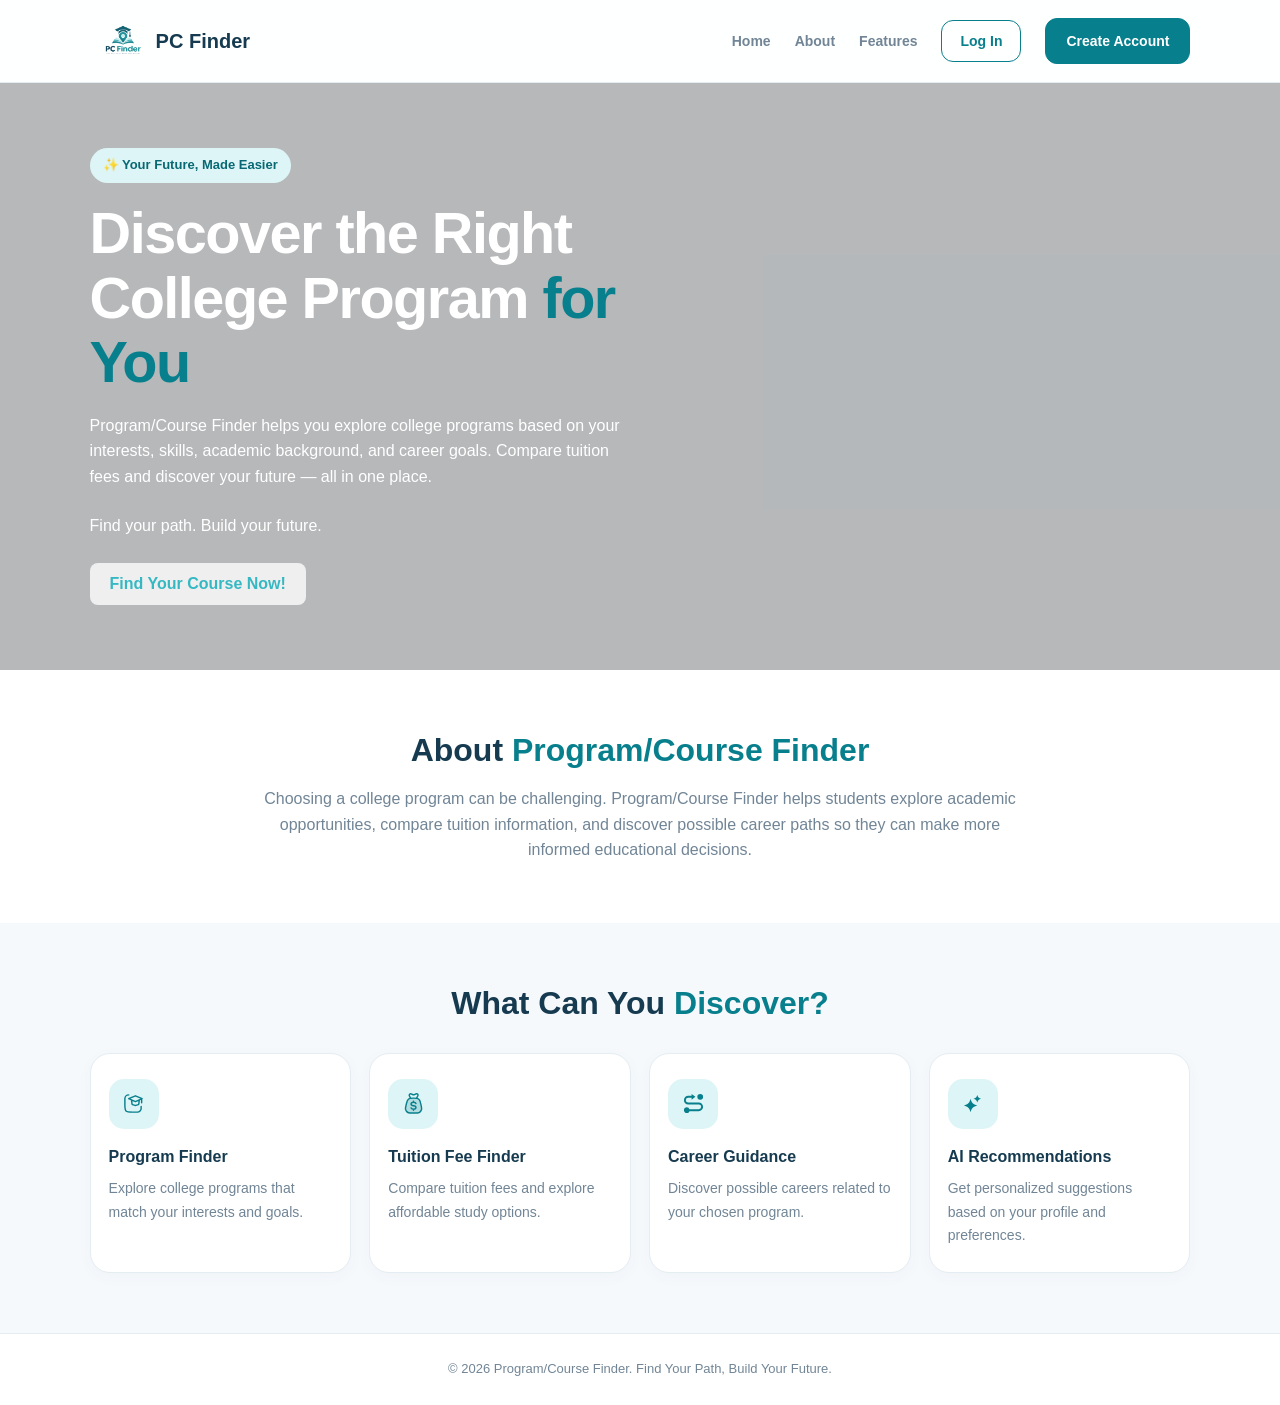
<file: index.html>
<!DOCTYPE html>
<html lang="en">
<head>
    <meta charset="UTF-8">
    <meta name="viewport" content="width=device-width, initial-scale=1.0">
    <title>Program/Course Finder</title>
    <link rel="stylesheet" href="assets/index.css">
</head>

<body>

    <header class="navbar">
        <a href="index.html" class="logo">
            <div class="illustration-logo.png"></div>
            </div><img src="assets/logo.png" alt="logo"  class="navbar-logo-img" 
            > 
            <span class="logo-text">PC Finder </span>
            </a>

        <nav class="nav-links">
            <a href="#home">Home</a>
            <a href="#about">About</a>
            <a href="#features">Features</a>
            <a href="login.php" class="login-btn">Log In</a>
            <a href="register.php" class="register-btn">
                Create Account
            </a>
        </nav>
        
        
<nav class="nav-mobile">
    <a href="#home" class="active">
        <span>⌂</span>
        <small>Home</small>
    </a>

    <a href="#about">
        <span>ⓘ</span>
        <small>About</small>
    </a>

    <a href="#features">
        <span>✧</span>
        <small>Features</small>
    </a>

    <a href="login.php">
        <span>↪</span>
        <small>Log In</small>
    </a>

    <a href="register.php">
        <span>＋</span>
        <small>Register</small>
    </a>
</nav>

    </header>

    <main>
        <section class="hero" id="home">
            <div class="hero-blender"></div>
            <div class="hero-content">
                <span class="tagline">
                    ✨ Your Future, Made Easier
                </span>

                <h1>
                    Discover the Right College Program
                    <span class="gradient-text">for You</span>
                </h1>

                <p>
                    Program/Course Finder helps you explore college programs
                    based on your interests, skills, academic background,
                    and career goals. Compare tuition fees and discover
                    your future — all in one place.
                </p>



                <p class="small-text">
                    Find your path. Build your future.
                </p>
                <button class="cta-btn" onclick="window.location.href='register.php'">
                    Find Your Course Now!
                </button>
            </div>

    

        </section>

        <section class="about" id="about">
            <h2>About <span class="gradient-text">Program/Course Finder </span></h2>

            <p>
                Choosing a college program can be challenging.
                Program/Course Finder helps students explore academic
                opportunities, compare tuition information, and
                discover possible career paths so they can make
                more informed educational decisions.
            </p>
        </section>

        <section class="features" id="features">
            <h2>What Can You <span class="gradient-text">Discover?</span></h2>

            <div class="feature-grid">

                <article class="feature-card">
                    <div class="feature-icon blue-icon">
                        <svg xmlns="http://www.w3.org/2000/svg" width="1em" height="1em" viewBox="0 0 24 24">
                            <path d="M0 0h24v24H0z" fill="none" />
                            <g fill="none" stroke="currentColor" stroke-linecap="round" stroke-linejoin="round" stroke-width="1.5">
                                <path d="M20 15c0 1.864 0 2.796-.304 3.53a4 4 0 0 1-2.165 2.165C16.796 21 15.864 21 14 21h-3c-3.772 0-5.658 0-6.83-1.172C3 18.657 3 16.771 3 13V7a4 4 0 0 1 4-4" />
                                <path d="m10 8.5l.434 3.969a.94.94 0 0 0 .552.753c.686.295 1.971.778 3.014.778s2.328-.483 3.014-.778a.94.94 0 0 0 .553-.753L18 8.5m2.5-1v3.77M14 4L7 7l7 3l7-3z" />
                            </g>
                        </svg>

                    </div>
                    <h3>Program Finder</h3>
                    <p>
                        Explore college programs that match
                        your interests and goals.
                    </p>
                </article>

                <article class="feature-card">
                    <div class="feature-icon pink-icon">
                        <svg xmlns="http://www.w3.org/2000/svg" width="1em" height="1em" viewBox="0 0 24 24">
                            <path d="M0 0h24v24H0z" fill="none" />
                            <g fill="none">
                                <path fill="currentColor" d="M11.97 22c3.05 0 4.57 0 5.64-.55A5 5 0 0 0 20.24 18c.24-1.17-.17-2.64-.98-5.58l-.18-.64c-.46-1.67-.69-2.5-1.12-3.16a5 5 0 0 0-2.65-2.02c-.75-.24-1.61-.24-3.34-.24c-1.75 0-2.63 0-3.38.24a5 5 0 0 0-2.67 2.06c-.42.66-.65 1.5-1.1 3.2l-.16.65c-.77 2.91-1.16 4.37-.9 5.54a5 5 0 0 0 2.62 3.41c1.07.54 2.58.54 5.59.54" opacity=".2" />
                                <path stroke="currentColor" stroke-linecap="round" stroke-linejoin="round" stroke-width="1.5" d="M12.08 22c3.14 0 4.71 0 5.82-.6a5 5 0 0 0 2.48-3.14c.31-1.22-.06-2.75-.8-5.8l-.06-.25c-.47-1.93-.7-2.9-1.2-3.64a5 5 0 0 0-2.42-1.9c-.84-.31-1.83-.31-3.82-.31c-1.95 0-2.92 0-3.75.3a5 5 0 0 0-2.4 1.85c-.5.72-.75 1.67-1.25 3.55l-.07.25c-.81 3.1-1.22 4.64-.92 5.88a5 5 0 0 0 2.47 3.2c1.12.61 2.72.61 5.92.61" />
                                <path stroke="currentColor" stroke-linecap="round" stroke-linejoin="round" stroke-width="1.5" d="m15.33 6.36l.54-1.1c.55-1.08.82-1.63.83-1.94a1.5 1.5 0 0 0-1.55-1.57c-.32.01-.88.29-2 .84l-.5.23a2 2 0 0 1-1.3 0l-.48-.23c-.92-.46-1.39-.7-1.65-.72a1.5 1.5 0 0 0-1.66 1.69c.04.26.28.72.76 1.63l.61 1.17m5.63 5.58c-.22-.7-1.28-1.24-2.52-1.24c-1.25 0-2.6.47-2.6 1.88c0 3.04 5.12.7 5.12 3.53c0 1.3-1.25 1.8-2.52 1.8s-2.2-.55-2.6-1.27M11.98 19v-.97m0-7.49V9.6" />
                            </g>
                        </svg>

                    </div>
                    <h3>Tuition Fee Finder</h3>
                    <p>
                        Compare tuition fees and explore
                        affordable study options.
                    </p>
                </article>

                <article class="feature-card">
                    <div class="feature-icon purple-icon">
                        <svg xmlns="http://www.w3.org/2000/svg" width="1em" height="1em" viewBox="0 0 24 24">
                            <path d="M0 0h24v24H0z" fill="none" />
                            <path fill="currentColor" d="M17.5 11h-11a2.5 2.5 0 0 1 0-5H10v2l4-3l-4-3v2H6.5C4.02 4 2 6.02 2 8.5S4.02 13 6.5 13h11a2.5 2.5 0 0 1 0 5H7.82A2.99 2.99 0 0 0 5 16c-1.65 0-3 1.35-3 3s1.35 3 3 3c1.3 0 2.4-.84 2.82-2h9.68c2.48 0 4.5-2.02 4.5-4.5S19.98 11 17.5 11M19 2a3 3 0 1 0 0 6a3 3 0 1 0 0-6" />
                        </svg>

                    </div>
                    <h3>Career Guidance</h3>
                    <p>
                        Discover possible careers related
                        to your chosen program.
                    </p>
                </article>

                <article class="feature-card">
                    <div class="feature-icon blue-icon">
                        <svg xmlns="http://www.w3.org/2000/svg" width="1em" height="1em" viewBox="0 0 48 48">
                            <path d="M0 0h48v48H0z" fill="none" />
                            <path fill="currentColor" d="M34 6c-1.368 4.944-3.13 6.633-8 8c4.87 1.367 6.632 3.056 8 8c1.368-4.944 3.13-6.633 8-8c-4.87-1.367-6.632-3.056-8-8m-14 8c-2.395 8.651-5.476 11.608-14 14c8.524 2.392 11.605 5.349 14 14c2.395-8.651 5.476-11.608 14-14c-8.524-2.392-11.605-5.349-14-14" />
                        </svg>

                    </div>
                    <h3>AI Recommendations</h3>
                    <p>
                        Get personalized suggestions based
                        on your profile and preferences.
                    </p>
                </article>

            </div>
        </section>
    </main>

    <footer>
        © 2026 Program/Course Finder. Find Your Path, Build Your Future.
    </footer>

</body>
</html>
</file>
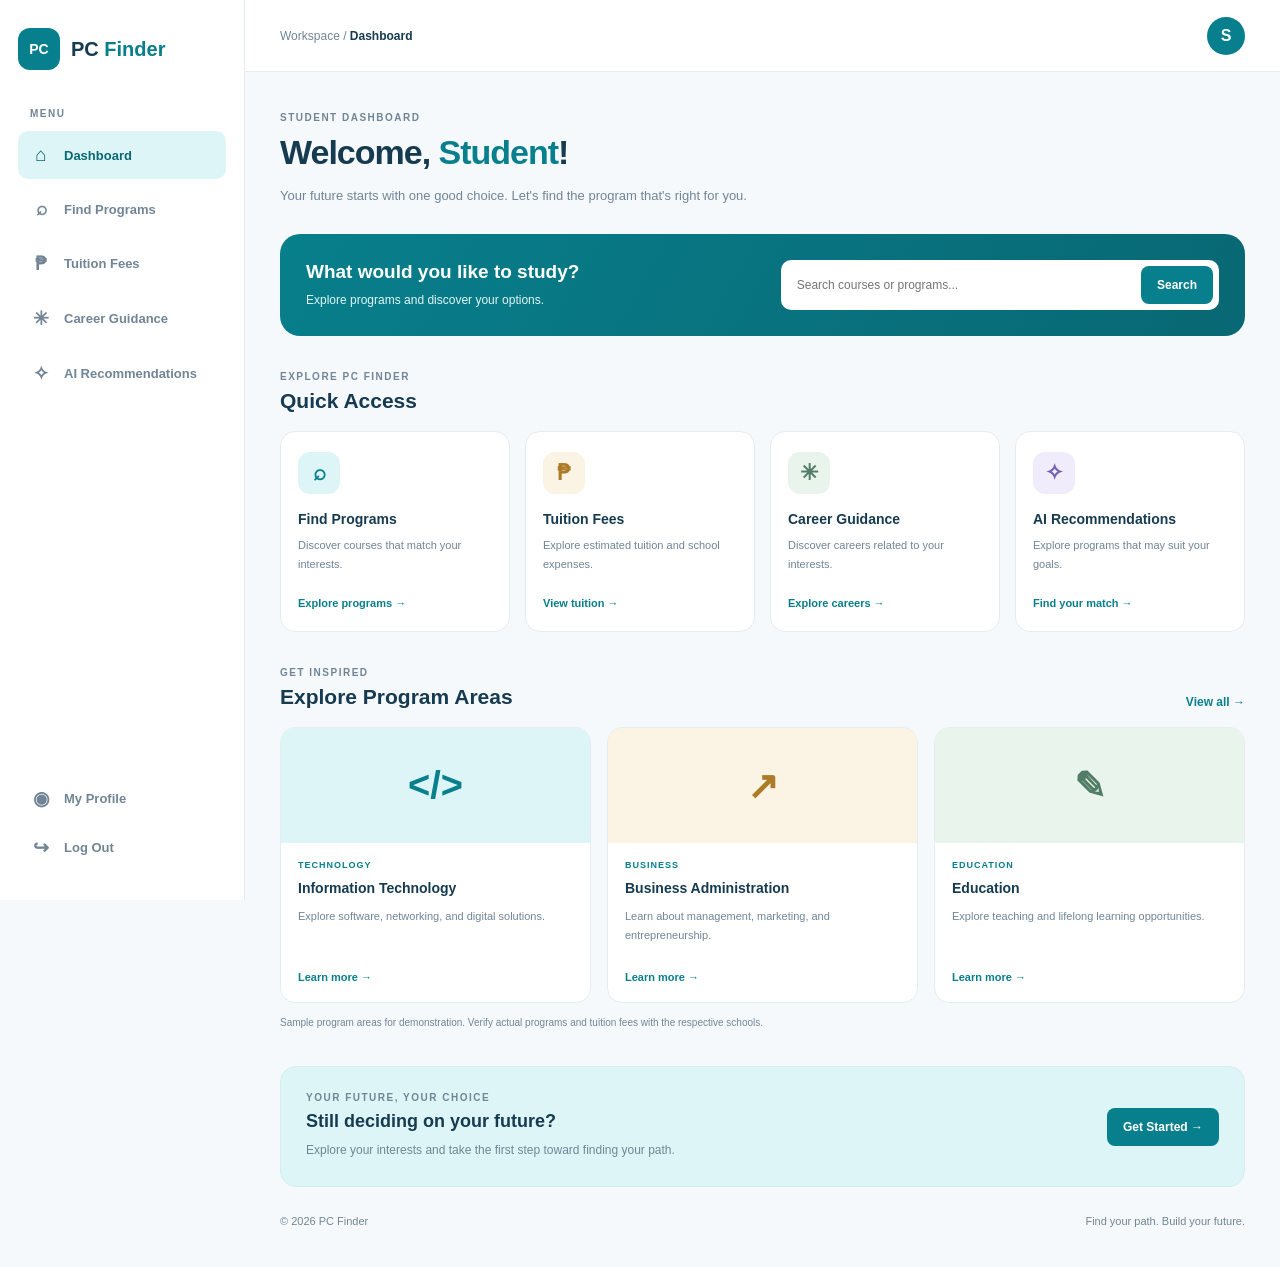
<file: dashboard.html>
<!DOCTYPE html>
<html lang="en">
<head>
    <meta charset="UTF-8">
    <meta name="viewport" content="width=device-width, initial-scale=1.0">
    <title>PC Finder | Dashboard</title>
    <link rel="stylesheet" href="assets/dashboard.css">
</head>
<body>

    <aside class="sidebar" id="sidebar">
        <a href="index.html" class="brand">
            <span class="brand-icon">PC</span>
            <span>PC <b>Finder</b></span>
        </a>

        <p class="nav-label">MENU</p>

        <nav class="navigation">
            <a href="dashboard.html" class="nav-link active">
                <span>⌂</span> Dashboard
            </a>
            <a href="programs.html" class="nav-link">
                <span>⌕</span> Find Programs
            </a>
            <a href="tuition.html" class="nav-link">
                <span>₱</span> Tuition Fees
            </a>
            <a href="career-guidance.html" class="nav-link">
                <span>✳</span> Career Guidance
            </a>
            <a href="career-guidance.html#recommendations" class="nav-link">
                <span>✧</span> AI Recommendations
            </a>
        </nav>

        <div class="sidebar-bottom">
            <a href="profile.html" class="nav-link">
                <span>◉</span> My Profile
            </a>
            <a href="login.html" class="nav-link logout" id="logoutLink">
                <span>↪</span> Log Out
            </a>
        </div>
    </aside>

    <main class="main-content">

        <header class="topbar">
            <button class="menu-toggle" id="menuToggle"
                aria-label="Toggle navigation">☰</button>

            <p>Workspace / <strong>Dashboard</strong></p>

            <a href="profile.html" class="profile-avatar" id="avatar">S</a>
        </header>

        <div class="content">

            <section class="welcome">
                <p class="eyebrow">STUDENT DASHBOARD</p>
                <h1>Welcome, <span id="studentName">Student</span>!</h1>
                <p>
                    Your future starts with one good choice.
                    Let's find the program that's right for you.
                </p>
            </section>

            <section class="search-section">
                <div>
                    <h2>What would you like to study?</h2>
                    <p>Explore programs and discover your options.</p>
                </div>

                <form id="searchForm" class="search-form">
                    <input
                        type="search"
                        id="searchInput"
                        placeholder="Search courses or programs..."
                        aria-label="Search programs"
                    >
                    <button type="submit">Search</button>
                </form>
            </section>

            <section class="section">
                <div class="section-heading">
                    <div>
                        <p class="eyebrow">EXPLORE PC FINDER</p>
                        <h2>Quick Access</h2>
                    </div>
                </div>

                <div class="quick-grid">

                    <a href="programs.html" class="quick-card">
                        <div class="card-icon teal-icon">⌕</div>
                        <h3>Find Programs</h3>
                        <p>Discover courses that match your interests.</p>
                        <span class="card-link">Explore programs →</span>
                    </a>

                    <a href="tuition.html" class="quick-card">
                        <div class="card-icon gold-icon">₱</div>
                        <h3>Tuition Fees</h3>
                        <p>Explore estimated tuition and school expenses.</p>
                        <span class="card-link">View tuition →</span>
                    </a>

                    <a href="career-guidance.html" class="quick-card">
                        <div class="card-icon green-icon">✳</div>
                        <h3>Career Guidance</h3>
                        <p>Discover careers related to your interests.</p>
                        <span class="card-link">Explore careers →</span>
                    </a>

                    <a href="career-guidance.html#recommendations"
                       class="quick-card">
                        <div class="card-icon purple-icon">✧</div>
                        <h3>AI Recommendations</h3>
                        <p>Explore programs that may suit your goals.</p>
                        <span class="card-link">Find your match →</span>
                    </a>

                </div>
            </section>

            <section class="section">
                <div class="section-heading">
                    <div>
                        <p class="eyebrow">GET INSPIRED</p>
                        <h2>Explore Program Areas</h2>
                    </div>
                    <a href="programs.html" class="view-all">
                        View all →
                    </a>
                </div>

                <div class="program-grid">

                    <article class="program-card">
                        <div class="program-art it-art">
                            <span>&lt;/&gt;</span>
                        </div>
                        <div class="program-info">
                            <p class="program-category">TECHNOLOGY</p>
                            <h3>Information Technology</h3>
                            <p>
                                Explore software, networking, and digital
                                solutions.
                            </p>
                            <a href="programs.html">Learn more →</a>
                        </div>
                    </article>

                    <article class="program-card">
                        <div class="program-art business-art">
                            <span>↗</span>
                        </div>
                        <div class="program-info">
                            <p class="program-category">BUSINESS</p>
                            <h3>Business Administration</h3>
                            <p>
                                Learn about management, marketing, and
                                entrepreneurship.
                            </p>
                            <a href="programs.html">Learn more →</a>
                        </div>
                    </article>

                    <article class="program-card">
                        <div class="program-art education-art">
                            <span>✎</span>
                        </div>
                        <div class="program-info">
                            <p class="program-category">EDUCATION</p>
                            <h3>Education</h3>
                            <p>
                                Explore teaching and lifelong learning
                                opportunities.
                            </p>
                            <a href="programs.html">Learn more →</a>
                        </div>
                    </article>

                </div>

                <p class="disclaimer">
                    Sample program areas for demonstration. Verify actual
                    programs and tuition fees with the respective schools.
                </p>
            </section>

            <section class="career-banner">
                <div>
                    <p class="eyebrow">YOUR FUTURE, YOUR CHOICE</p>
                    <h2>Still deciding on your future?</h2>
                    <p>
                        Explore your interests and take the first step
                        toward finding your path.
                    </p>
                </div>
                <a href="career-guidance.html" class="primary-button">
                    Get Started →
                </a>
            </section>

            <footer class="footer">
                <span>© 2026 PC Finder</span>
                <span>Find your path. Build your future.</span>
            </footer>

        </div>
    </main>

    <div class="overlay" id="overlay"></div>

    <script>
        // Demo personalization; real authentication requires a backend.
        const savedName = localStorage.getItem("pcFinderStudentName");

        if (savedName) {
            document.getElementById("studentName").textContent = savedName;
            document.getElementById("avatar").textContent =
                savedName.trim().charAt(0).toUpperCase() || "S";
        }

        const sidebar = document.getElementById("sidebar");
        const menuToggle = document.getElementById("menuToggle");
        const overlay = document.getElementById("overlay");

        function closeSidebar() {
            sidebar.classList.remove("sidebar-open");
            overlay.classList.remove("show");
        }

        menuToggle.addEventListener("click", () => {
            sidebar.classList.toggle("sidebar-open");
            overlay.classList.toggle("show");
        });

        overlay.addEventListener("click", closeSidebar);

        document.querySelectorAll(".navigation a").forEach(link => {
            link.addEventListener("click", closeSidebar);
        });

        document.getElementById("searchForm").addEventListener("submit",
            function(event) {
                event.preventDefault();

                const query = document.getElementById("searchInput")
                    .value.trim();

                if (query) {
                    window.location.href =
                        "programs.html?q=" + encodeURIComponent(query);
                }
            }
        );

        document.getElementById("logoutLink").addEventListener("click", () => {
            localStorage.removeItem("pcFinderStudentName");
        });
    </script>

</body>
</html>
</file>
<file: assets/index.css>
:root {

    --primary: #087f8c;
    --primary-dark: #086873;
    --primary-light: #ddf5f6;
    --accent: #36b8c3;
    --background: #f6f9fc;
    --surface: #ffffff;
    --dark: #163b50;
    --muted: #718596;
    --border: #e4edf2;
    --shadow: 0 8px 28px rgba(22, 59, 80, 0.07);
    --radius: 20px;

}


* {
    margin: 0;
    padding: 0;
    box-sizing: border-box;
    scroll-behavior: smooth;
}



html {
    scroll-padding-top: 90px;
}



body {
    min-height: 100vh;
    font-family: Arial, Helvetica, sans-serif;
    background: var(--background);
    color: var(--dark);
    overflow-x: hidden;
    line-height: 1.6;
}


a {
    color: inherit;
    text-decoration: none;
}


img {
    display: block;
    max-width: 100%;
}



input {
    font: inherit;
}



/* NAVBAR */


.navbar {
    display: flex;
    justify-content: space-between;
    align-items: center;
    gap: 24px;
    padding: 18px 7%;
    background: rgba(255, 255, 255, 0.94);
    border-bottom: 1px solid var(--border);
}


.navbar .logo {
    display: inline-flex;
    align-items: center;
    gap: 10px;
    flex-shrink: 0;
    white-space: nowrap;
    color: var(--dark);
    font-size: 20px;
    font-weight: 750;
}


.navbar-logo-img {
    width: 46px;
    height: 46px;
    object-fit: contain;
    flex-shrink: 0;
}


.logo-text {
    display: inline-flex;
    align-items: center;
    gap: 5px;
    white-space: nowrap;
}


.gradient-text {
    color: var(--primary);
    background: none;
}


.nav-links {
    display: flex;
    align-items: center;
    gap: 24px;
}


.nav-links a {
    color: var(--muted);
    font-size: 14px;
    font-weight: 600;
    transition: color 0.2s;
}

.nav-links a:hover {
    color: var(--primary);
}


.navbar nav .login-btn {
    padding: 9px 18px;
    color: var(--primary);
    border: 1px solid var(--primary);
    border-radius: 12px;

}


.navbar nav .register-btn,
.primary-btn {
    display: inline-flex;
    justify-content: center;
    align-items: center;
    padding: 11px 20px;
    color: white;
    background: var(--primary);
    border: 1px solid var(--primary);
    border-radius: 12px;
    font-weight: 700;
    transition: 0.2s;
}



.navbar nav .register-btn:hover,
.primary-btn:hover {
    background: var(--primary-dark);
    transform: translateY(-2px);
}


/*  HERO SECTION  */
.hero-blender{
    width: 100%;
    height: 100%;
    background-color: rgba(0, 0, 0, 0.264);
    position: absolute;
    z-index: 1;
    top: 0;
}

.cta-btn{
    color:var(--accent);
    padding: 12px 20px;
    border-radius: 8px;
    outline:none;
    border:none;
    font-weight: 600;
    font-size: 16px;
    cursor: pointer;
}


.hero {
    display: grid;
    grid-template-columns: 1.05fr 0.95fr;
    align-items: center;
    gap: 45px;
    padding: 65px 7%;
    background: url("https://images.pexels.com/photos/7972311/pexels-photo-7972311.jpeg?cs=srgb&dl=pexels-george-pak-7972311.jpg&fm=jpg") no-repeat center center/cover;
    position: relative;
    z-index: 10;
}


.hero-content {
    min-width: 0;
}


.tagline {
    display: inline-block;
    padding: 7px 13px;
    margin-bottom: 18px;
    color: var(--primary-dark);
    background: var(--primary-light);
    border-radius: 30px;
    font-size: 13px;
    font-weight: 700;
    
}

.hero-content ,.hero-visual{
    position: relative;
    z-index: 10;
}
.hero h1 {
    margin-bottom: 18px;
    color: white;
    font-size: clamp(34px, 4.5vw, 58px);
    line-height: 1.12;
    letter-spacing: -1.5px;
}


.hero-content > p {
    max-width: 540px;
    margin-bottom: 24px;
    color: white;
    font-size: 16px;
}


.hero-buttons {
    display: flex;
    flex-wrap: wrap;
    gap: 12px;
    margin-bottom: 18px;
}


.secondary-btn {
    min-height: 44px;
    padding: 12px 21px;
    border-radius: 12px;
    font-weight: 700;
    transition: 0.2s;
}


.secondary-btn {
    display: inline-flex;
    justify-content: center;
    align-items: center;
    color: var(--primary);
    background: white;
    border: 1px solid var(--border);
}


.secondary-btn:hover {
    border-color: var(--primary);
    transform: translateY(-2px);
}


.small-text {
    color: var(--muted);
    font-size: 13px;
}



/* HERO ILLUSTRATION  */



.hero-visual {
    display: flex;
    justify-content: center;
    align-items: center;
    min-width: 0;
    padding: 20px;
}


.illustration-card {
    position: relative;
    width: 100%;
    max-width: 440px;
    min-height: 310px;
    display: flex;
    flex-direction: column;
    justify-content: center;
    align-items: center;
    padding: 38px 25px;
    text-align: center;
    border: 1px solid #d8eef0;
    border-radius: 26px;
    background: linear-gradient(145deg, #e0f7f8, #f4fbfc);
    box-shadow: var(--shadow);
}



.illustration-icon {
    margin-bottom: 12px;
    color: var(--primary);
    font-size: 70px;
}


.illustration-card h2 {
    margin-bottom: 8px;
    color: var(--dark);
}



.illustration-card p {
    color: var(--muted);
    font-size: 14px;
}



.floating-card {
    position: absolute;
    padding: 10px 13px;
    color: var(--primary-dark);
    background: white;
    border: 1px solid var(--border);
    border-radius: 12px;
    box-shadow: var(--shadow);
    font-size: 12px;
    font-weight: 700;
}



.blue-card {
    top: 18px;
    left: -12px;
    color: var(--primary);
}



.pink-card {
    top: 115px;
    right: -12px;
    color: var(--primary-dark);
}



.purple-card {
    bottom: 20px;
    left: 12px;
    color: var(--primary);
}



/*  ABOUT SECTION  */



.about {
    padding: 60px 7%;
    text-align: center;
    background: var(--surface);
}


.about h2,
.features h2 {
    margin-bottom: 16px;
    color: var(--dark);
    font-size: clamp(25px, 3vw, 32px);
    line-height: 1.25;
}


.about p {
    max-width: 780px;
    margin: 0 auto;
    color: var(--muted);
}


/*  FEATURES  */



.features {
    padding: 60px 7%;
    text-align: center;
    background: var(--background);
}



.feature-grid {
    display: grid;
    grid-template-columns: repeat(4, minmax(0, 1fr));
    gap: 18px;
    margin-top: 30px;
}



.feature-card {
    min-width: 0;
    padding: 25px 18px;
    text-align: left;
    background: var(--surface);
    border: 1px solid var(--border);
    border-radius: var(--radius);
    box-shadow: 0 4px 16px rgba(22, 59, 80, 0.03);
    transition: 0.2s;
}



.feature-card:hover {
    transform: translateY(-4px);
    box-shadow: var(--shadow);
}



.feature-icon {
    display: inline-flex;
    justify-content: center;
    align-items: center;
    width: 50px;
    height: 50px;
    margin-bottom: 15px;
    color: var(--primary);
    background: var(--primary-light);
    border-radius: 15px;
    font-size: 23px;

}



.blue-icon,
.pink-icon,
.purple-icon {

    color: var(--primary);
    background: var(--primary-light);

}


.feature-card h3 {
    margin-bottom: 8px;
    color: var(--dark);
    font-size: 16px;
}


.feature-card p {
    color: var(--muted);
    font-size: 14px;
    line-height: 1.65;
}



/*  FOOTER  */



footer {
    padding: 25px 7%;
    text-align: center;
    color: var(--muted);
    background: white;
    border-top: 1px solid var(--border);
    font-size: 13px;
}



.nav-mobile {
    display: none;
}



/* Tablets and mobile phones */

@media screen and (max-width: 767px) {


    *,

    *::before,
    *::after {

        box-sizing: border-box;

    }



    html {
        width: 100%;
        max-width: 100%;
        overflow-x: clip;
    }



    body {
        width: 100%;
        max-width: 100%;
        margin: 0;
        overflow-x: clip;
        padding-bottom: 0;
    }



    img {
        max-width: 100%;
        height: auto;
    }



    /* HEADER AND LOGO */

    .navbar {
        width: 100%;
        padding: 12px 16px;
        display: flex;
        flex-direction: row;
        align-items: center;
        justify-content: space-between;
        flex-wrap: wrap;
        gap: 10px;
    }



    .navbar .logo {
        display: flex;
        align-items: center;
        gap: 8px;
        width: auto;
        max-width: 100%;
        flex-shrink: 1;
        white-space: normal;
        text-decoration: none;
        position: sticky;
    }



    .navbar-logo-img {
        width: 36px;
        height: 36px;
        object-fit: contain;
        flex-shrink: 0;
    }



    .logo-text {
        font-size: clamp(12px, 3.8vw, 16px);
        white-space: normal;
    }



    /* HIDE DESKTOP LINKS ON MOBILE */

    .navbar .nav-links {
        display: none;
    }



    /* HERO SECTION */

    .hero {
        width: 100%;
        max-width: 100%;
        display: flex;
        flex-direction: column;
        align-items: stretch;
        gap: 24px;
        padding: 32px 18px;
    }



    .hero > * {
        min-width: 0;
        max-width: 100%;
    }



    .hero h1 {
        font-size: clamp(28px, 8vw, 38px);
        line-height: 1.2;
        overflow-wrap: anywhere;
    }



    .hero p {
        font-size: 15px;
        line-height: 1.7;
        overflow-wrap: anywhere;
    }



    .hero-buttons {
        display: flex;
        flex-wrap: wrap;
        gap: 12px;
        width: 100%;
    }



    .hero-buttons a,

    .hero-buttons button {
        max-width: 100%;
    }



    /* ILLUSTRATION OR HERO CARD */

    .hero-illustration,

    .illustration-card {
        width: 100%;
        max-width: 100%;
        min-width: 0;
    }



    /* FLOATING CARDS */

    .floating-card {
        max-width: calc(100% - 12px);
        font-size: 12px;
    }



    /* ABOUT AND FEATURES */

    .about,

    .features {
        width: 100%;
        max-width: 100%;
        padding: 30px 18px;
    }



    .about h2,

    .features h2 {
        font-size: clamp(22px, 6vw, 30px);
        line-height: 1.3;
        overflow-wrap: anywhere;
    }



    /* FEATURE GRID */

    .feature-grid {
        display: grid;
        grid-template-columns: repeat(2, minmax(0, 1fr));
        gap: 12px;
        width: 100%;
    }



    .feature-card {
        width: 100%;
        min-width: 0;
        padding: 16px 12px;
        overflow-wrap: anywhere;
    }



    .feature-card h3 {

        font-size: 15px;
        line-height: 1.4;

    }



    .feature-card p {
        font-size: 13px;
        line-height: 1.6;
    }



    /* FOOTER */

    footer {

        width: 100%;
        max-width: 100%;
        padding: 22px 16px;
        text-align: center;
        overflow-wrap: anywhere;

    }



    /* FIXED BOTTOM NAVIGATION */

    .navbar .nav-mobile {
        display: flex;
        position: fixed;
        left: 0;
        right: 0;
        bottom: 0;
        width: 100%;
        max-width: 100%;
        justify-content: space-around;
        align-items: center;
        gap: 0;
        margin: 0;
        padding: 8px 4px;
        padding-bottom: max(8px, env(safe-area-inset-bottom));
        background: #ffffff;
        border-top: 1px solid #e4edf2;
        box-shadow: 0 -3px 12px rgba(20, 36, 91, 0.06);
        z-index: 9999;
    }



    .nav-mobile a {
        display: flex;
        flex: 1;
        min-width: 0;
        flex-direction: column;
        align-items: center;
        justify-content: center;
        gap: 4px;
        padding: 5px 2px;
        color: #718596;
        font-size: 11px;
        line-height: 1.3;
        text-decoration: none;
        white-space: nowrap;
    }



    .nav-mobile a span {
        font-size: 20px;
        line-height: 1.2;
    }



    .nav-mobile a.active {
        color: #087f8c;
        font-weight: 700;
    }



    /* Prevent page content from hiding behind bottom bar */

    body:has(.nav-mobile) {
        padding-bottom: 75px;
    }

}



/* SMALL IPHONES */

@media screen and (max-width: 390px) {



    .navbar {
        padding: 10px 12px;
    }



    .hero {
        padding: 26px 14px;
    }



    .about,

    .features {
        padding: 26px 14px;
    }



    .feature-grid {
        gap: 10px;
    }



    .feature-card {
        padding: 13px 9px;
    }



    .nav-mobile a {
        font-size: 10px;
    }

}



/* VERY SMALL PHONES */

@media screen and (max-width: 320px) {
    .feature-grid {
        grid-template-columns: 1fr;
    }



    .hero h1 {
        font-size: 27px;
    }



    .nav-mobile a span {
        font-size: 18px;
    }

}
</file>
<file: assets/dashboard.css>
:root {
    --primary: #087f8c;
    --primary-dark: #086873;
    --primary-light: #ddf5f6;
    --accent: #36b8c3;
    --background: #f6f9fc;
    --surface: #ffffff;
    --dark: #163b50;
    --muted: #718596;
    --border: #e4edf2;
    --shadow: 0 8px 28px rgba(22, 59, 80, 0.07);
    --radius: 20px;
}

* {
    margin: 0;
    padding: 0;
    box-sizing: border-box;
}

body {
    min-height: 100vh;
    background: var(--background);
    color: var(--dark);
    font-family: Arial, sans-serif;
}

a {
    color: inherit;
    text-decoration: none;
}

button,
input {
    font: inherit;
}

/* SIDEBAR */

.sidebar {
    width: 245px;
    height: 100vh;
    position: fixed;
    top: 0;
    left: 0;
    z-index: 10;
    display: flex;
    flex-direction: column;
    padding: 28px 18px;
    background: var(--surface);
    border-right: 1px solid var(--border);
    overflow-y: auto;
}

.brand {
    display: flex;
    align-items: center;
    gap: 11px;
    margin-bottom: 38px;
    font-size: 20px;
    font-weight: bold;
}

.brand b {
    color: var(--primary);
}

.brand-icon {
    width: 42px;
    height: 42px;
    display: grid;
    place-items: center;
    border-radius: 12px;
    background: var(--primary);
    color: white;
    font-size: 14px;
}

.nav-label,
.eyebrow {
    color: var(--muted);
    font-size: 10px;
    font-weight: bold;
    letter-spacing: 1.5px;
}

.nav-label {
    margin: 0 12px 12px;
}

.navigation {
    display: grid;
    gap: 6px;
}

.nav-link {
    display: flex;
    align-items: center;
    gap: 12px;
    padding: 13px 12px;
    border-radius: 10px;
    color: var(--muted);
    font-size: 13px;
    font-weight: 600;
    transition: 0.2s;
}

.nav-link span {
    width: 22px;
    text-align: center;
    font-size: 19px;
}

.nav-link:hover {
    color: var(--primary);
    background: #f2fbfb;
}

.nav-link.active {
    color: var(--primary-dark);
    background: var(--primary-light);
}

.sidebar-bottom {
    margin-top: auto;
    padding-top: 30px;
}

.logout:hover {
    color: #b54747;
    background: #fff2f2;
}

/* MAIN LAYOUT */

.main-content {
    min-height: 100vh;
    margin-left: 245px;
}

.topbar {
    height: 72px;
    padding: 0 35px;
    display: flex;
    align-items: center;
    justify-content: space-between;
    background: var(--surface);
    border-bottom: 1px solid var(--border);
}

.topbar p {
    color: var(--muted);
    font-size: 12px;
}

.topbar strong {
    color: var(--dark);
}

.profile-avatar {
    width: 38px;
    height: 38px;
    display: grid;
    place-items: center;
    border-radius: 50%;
    background: var(--primary);
    color: white;
    font-weight: bold;
}

.menu-toggle {
    display: none;
    border: none;
    background: transparent;
    color: var(--dark);
    font-size: 23px;
    cursor: pointer;
}

.content {
    width: 100%;
    max-width: 1400px;
    margin: auto;
    padding: 35px;
}

/* WELCOME */

.welcome {
    padding: 5px 0 27px;
}

.welcome h1 {
    margin-top: 10px;
    font-size: clamp(25px, 3vw, 34px);
    letter-spacing: -1px;
}

.welcome h1 span {
    color: var(--primary);
}

.welcome > p:last-child {
    max-width: 570px;
    margin-top: 12px;
    color: var(--muted);
    font-size: 13px;
    line-height: 1.8;
}

/* SEARCH */

.search-section {
    padding: 26px;
    display: flex;
    align-items: center;
    justify-content: space-between;
    gap: 25px;
    border-radius: var(--radius);
    background: linear-gradient(
        120deg,
        var(--primary),
        var(--primary-dark)
    );
    color: white;
}

.search-section h2 {
    font-size: 19px;
    margin-bottom: 8px;
}

.search-section p {
    color: #e0f7f7;
    font-size: 12px;
    line-height: 1.6;
}

.search-form {
    width: 48%;
    display: flex;
    gap: 8px;
    padding: 6px;
    border-radius: 10px;
    background: white;
}

.search-form input {
    width: 100%;
    min-width: 0;
    padding: 10px;
    border: none;
    outline: none;
    color: var(--dark);
    font-size: 12px;
}

.search-form button,
.primary-button {
    padding: 12px 16px;
    border: none;
    border-radius: 8px;
    background: var(--primary);
    color: white;
    font-size: 12px;
    font-weight: bold;
    cursor: pointer;
    white-space: nowrap;
}

.search-form button:hover,
.primary-button:hover {
    background: var(--primary-dark);
}

/* SECTION HEADINGS */

.section {
    margin-top: 35px;
}

.section-heading {
    display: flex;
    align-items: end;
    justify-content: space-between;
    gap: 15px;
    margin-bottom: 18px;
}

.section-heading h2 {
    margin-top: 7px;
    font-size: 21px;
}

.view-all {
    color: var(--primary);
    font-size: 12px;
    font-weight: bold;
}

/* QUICK ACCESS CARDS */

.quick-grid {
    display: grid;
    grid-template-columns: repeat(4, minmax(0, 1fr));
    gap: 15px;
}

.quick-card {
    padding: 20px 17px;
    background: var(--surface);
    border: 1px solid var(--border);
    border-radius: 15px;
    transition: 0.2s;
}

.quick-card:hover {
    transform: translateY(-3px);
    border-color: #c3e5e7;
    box-shadow: var(--shadow);
}

.card-icon {
    width: 42px;
    height: 42px;
    display: grid;
    place-items: center;
    margin-bottom: 17px;
    border-radius: 12px;
    font-size: 22px;
    font-weight: bold;
}

.teal-icon {
    color: var(--primary);
    background: var(--primary-light);
}

.gold-icon {
    color: #ad7a27;
    background: #fbf3e3;
}

.green-icon {
    color: #527c65;
    background: #e8f4ec;
}

.purple-icon {
    color: #7561b1;
    background: #f0ecfb;
}

.quick-card h3 {
    font-size: 14px;
    margin-bottom: 9px;
}

.quick-card p {
    min-height: 48px;
    color: var(--muted);
    font-size: 11px;
    line-height: 1.7;
}

.card-link {
    display: inline-block;
    margin-top: 13px;
    color: var(--primary);
    font-size: 11px;
    font-weight: bold;
}

/* PROGRAM CARDS */

.program-grid {
    display: grid;
    grid-template-columns: repeat(3, minmax(0, 1fr));
    gap: 16px;
}

.program-card {
    overflow: hidden;
    background: var(--surface);
    border: 1px solid var(--border);
    border-radius: 15px;
    transition: 0.2s;
}

.program-card:hover {
    transform: translateY(-3px);
    box-shadow: var(--shadow);
}

.program-art {
    min-height: 115px;
    display: grid;
    place-items: center;
}

.program-art span {
    font-size: 38px;
    font-weight: bold;
}

.it-art {
    background: var(--primary-light);
    color: var(--primary);
}

.business-art {
    background: #fbf3e3;
    color: #ad7a27;
}

.education-art {
    background: #e8f4ec;
    color: #527c65;
}

.program-info {
    padding: 17px;
}

.program-category {
    margin-bottom: 8px;
    color: var(--primary);
    font-size: 9px;
    font-weight: bold;
    letter-spacing: 1px;
}

.program-info h3 {
    font-size: 14px;
    line-height: 1.5;
}

.program-info > p:not(.program-category) {
    min-height: 52px;
    margin-top: 8px;
    color: var(--muted);
    font-size: 11px;
    line-height: 1.7;
}

.program-info a {
    display: inline-block;
    margin-top: 12px;
    color: var(--primary);
    font-size: 11px;
    font-weight: bold;
}

.disclaimer {
    margin-top: 12px;
    color: var(--muted);
    font-size: 10px;
    line-height: 1.6;
}

/* CAREER BANNER */

.career-banner {
    margin-top: 35px;
    padding: 25px;
    display: flex;
    align-items: center;
    justify-content: space-between;
    gap: 20px;
    background: var(--primary-light);
    border: 1px solid #d5eeee;
    border-radius: 16px;
}

.career-banner h2 {
    margin-top: 8px;
    font-size: 18px;
}

.career-banner > div > p:last-child {
    margin-top: 8px;
    color: var(--muted);
    font-size: 12px;
    line-height: 1.7;
}

.footer {
    display: flex;
    justify-content: space-between;
    gap: 12px;
    padding: 28px 0 5px;
    color: var(--muted);
    font-size: 11px;
}

/* TABLET */

@media (max-width: 1100px) {
    .content {
        padding: 28px 24px;
    }

    .topbar {
        padding: 0 24px;
    }

    .quick-grid {
        grid-template-columns: repeat(2, minmax(0, 1fr));
    }

    .search-section {
        align-items: stretch;
        flex-direction: column;
    }

    .search-form {
        width: 100%;
    }
}

/* MOBILE */

.overlay {
    display: none;
}

@media (max-width: 760px) {
    .sidebar {
        width: 270px;
        max-width: 85%;
        transform: translateX(-100%);
        transition: transform 0.25s ease;
    }

    .sidebar.sidebar-open {
        transform: translateX(0);
        box-shadow: 10px 0 35px rgba(22, 59, 80, 0.12);
    }

    .overlay.show {
        display: block;
        position: fixed;
        inset: 0;
        z-index: 5;
        background: rgba(22, 59, 80, 0.3);
    }

    .main-content {
        margin-left: 0;
    }

    .topbar {
        height: 65px;
        padding: 0 17px;
        gap: 15px;
    }

    .menu-toggle {
        display: block;
    }

    .topbar > p {
        flex: 1;
        font-size: 11px;
    }

    .content {
        padding: 24px 17px;
    }

    .welcome h1 {
        font-size: 26px;
    }

    .welcome > p:last-child {
        font-size: 12px;
    }

    .search-section {
        padding: 21px 17px;
    }

    .search-section h2 {
        font-size: 17px;
        line-height: 1.5;
    }

    .quick-grid {
        gap: 11px;
    }

    .quick-card {
        padding: 16px 13px;
    }

    .quick-card h3 {
        font-size: 13px;
    }

    .quick-card p {
        min-height: 55px;
        font-size: 10px;
    }

    .program-grid {
        grid-template-columns: 1fr;
    }

    .program-card {
        display: grid;
        grid-template-columns: 110px minmax(0, 1fr);
    }

    .program-art {
        min-height: 100%;
    }

    .program-info {
        padding: 15px;
    }

    .program-info > p:not(.program-category) {
        min-height: auto;
    }

    .career-banner {
        align-items: flex-start;
        flex-direction: column;
        padding: 21px;
    }

    .footer {
        font-size: 10px;
    }
}

@media (max-width: 390px) {
    .quick-grid {
        grid-template-columns: 1fr;
    }

    .quick-card p {
        min-height: auto;
    }

    .section-heading {
        align-items: flex-start;
    }

    .footer {
        flex-direction: column;
    }
}
</file>
